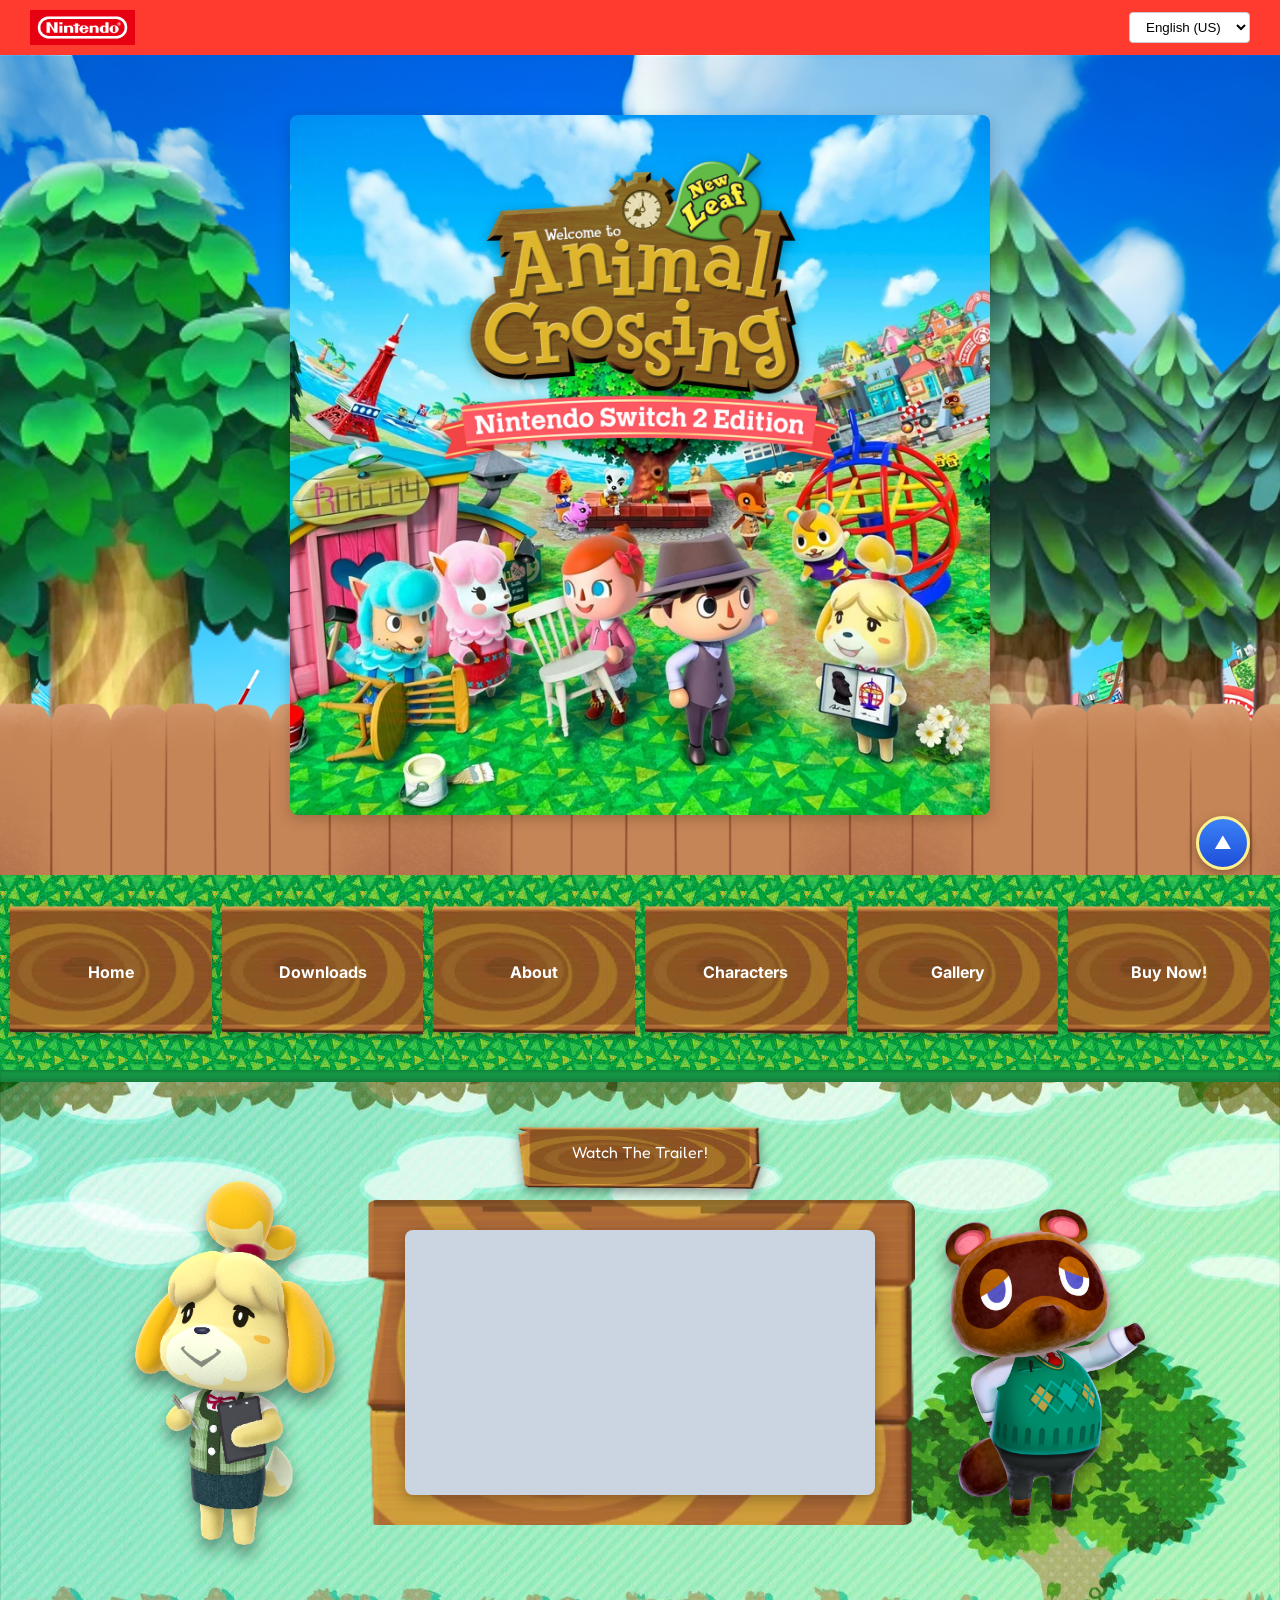
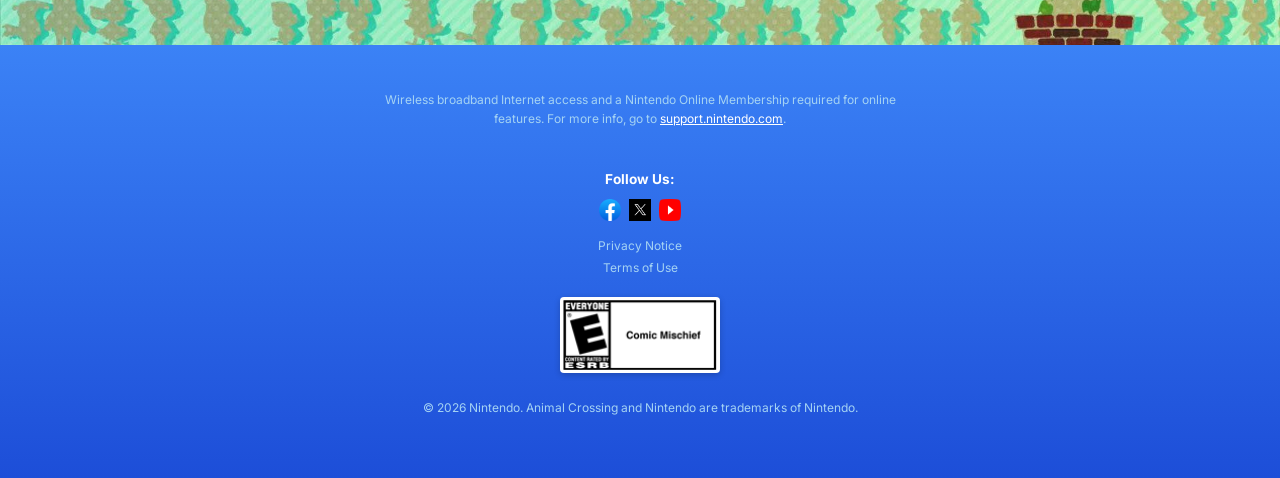
<file: index.html>
<!DOCTYPE html>
<html lang="en">
<head>
    <meta charset="UTF-8">
    <meta name="viewport" content="width=device-width, initial-scale=1.0">
    <title>Animal Crossing: New Leaf - Nintendo Switch 2 Edition</title>
    <link rel="preconnect" href="https://fonts.googleapis.com">
    <link rel="preconnect" href="https://fonts.gstatic.com" crossorigin>
    <link href="https://fonts.googleapis.com/css2?family=Fredoka:wght@400;700&family=Inter:wght@400;700&display=swap" rel="stylesheet">
    <link rel="stylesheet" href="style.css">
</head>
<body class="downloads-page-body">

    <header id="top" class="top-bar">
        <div class="logo-box">
            <a href="index.html">
                <img src="images/Nintendo.svg.webp" alt="Nintendo Logo" class="header-logo">
            </a>
        </div>
        <div class="language-selector">
            <select aria-label="Language Selector">
                <option value="en">English (US)</option>
            </select>
        </div>
    </header>

    <div class="banner-section" style="position: relative;">
        <img src="images/ac_logo.png" alt="Animal Crossing: New Leaf Nintendo Switch 2 Edition game logo" class="overlapping-logo">
        
        <div class="banner-image-box">
            <picture>
                <source media="(max-width: 768px)" srcset="images/hero-400.png 400w" sizes="100vw">
                <img 
                    src="images/hero-800.png" 
                    srcset="images/hero-400.png 400w, 
                            images/hero-800.png 800w, 
                            images/hero-1200.png 1200w" 
                    sizes="(max-width: 768px) 100vw, 700px"
                    alt="Animal Crossing: New Leaf Nintendo Switch 2 Edition promotional banner" 
                    class="banner-img">
            </picture>
        </div>
    </div>

    <nav class="green-nav">
        <input type="checkbox" id="nav-toggle" class="nav-toggle">
        <label for="nav-toggle" class="hamburger-btn">
            <span></span>
            <span></span>
            <span></span>
        </label>
        <div class="nav-items-container">
            <a href="index.html" class="nav-item">Home</a>
            <a href="downloads.html" class="nav-item">Downloads</a>
            <a href="about.html" class="nav-item">About</a>
            <a href="characters.html" class="nav-item">Characters</a>
            <a href="gallery.html" class="nav-item">Gallery</a>
            <a href="#buy-modal" class="nav-item">Buy Now!</a>
        </div>
    </nav>

    <div class="nav-divider"></div>

    <main class="main-content">
         <div class="wooden-title-banner" style="display: inline-block;">
            <h1>Watch The Trailer!</h1>
        </div>

        <div class="trailer-wrapper">
             <div class="char-box char-left">
                <img src="images/char1.png" alt="Isabelle Render" class="floating-char">
             </div>
        
             <div class="video-container">
        <div class="video-backdrop-box">
            <div class="responsive-video-wrapper">
                <iframe 
                    class="video-box" 
                    src="https://www.youtube.com/embed/g2J03Q4nO90" 
                    title="Animal Crossing: New Leaf Nintendo Switch 2 Edition Trailer" 
                    style="border:0;" 
                    allow="accelerometer; autoplay; clipboard-write; encrypted-media; gyroscope; picture-in-picture" 
                    allowfullscreen>
                </iframe>
            </div>
        </div>
    </div>

            <div class="char-box char-right">
                <img src="images/char2.png" alt="Tom Nook Render" class="floating-char">
            </div>
        </div>
    </main>

    <footer class="site-footer">
        <div class="footer-legal-text">
            <p>Wireless broadband Internet access and a Nintendo Online Membership required for online features. For more info, go to <a href="https://en-americas-support.nintendo.com/app/region/d/home" target="_blank">support.nintendo.com</a>.</p>
        </div>

        <div class="footer-badges-row">
            <div class="footer-social-col">
                <span class="follow-text">Follow Us:</span>
                <div class="social-icons">
                    <a href="https://www.facebook.com/NintendoAmerica?cd=true" aria-label="Facebook"><img src="images/facebook.webp" alt=""></a>
                    <a href="https://twitter.com/NintendoAmerica?cd=true" aria-label="Twitter"><img src="images/twitter.webp" alt=""></a>
                    <a href="https://www.youtube.com/nintendo?cd=true" aria-label="YouTube"><img src="images/youtube.webp" alt=""></a>
                </div>
                <div class="footer-policy-links">
                    <a href="https://www.nintendo.com/us/privacy-policy/?cd=true">Privacy Notice</a>
                    <a href="https://www.nintendo.com/us/terms-of-use/?cd=true">Terms of Use</a>
                </div>
            </div>

            <div class="footer-badge-item">
                <img src="images/esrb.png" alt="ESRB Rating: E for Everyone with mild cartoon violence and crude humor" class="footer-img-box">
            </div>
        </div>

        <div class="footer-copyright">
            <p>&copy; 2026 Nintendo. Animal Crossing and Nintendo are trademarks of Nintendo.</p>
        </div>
    </footer>

    <a href="#top" class="back-to-top-btn" aria-label="Back to top">▲</a>

    <div id="buy-modal" class="modal-overlay">
        <div class="modal-content">
            <a href="#" class="modal-close" aria-label="Close">&times;</a>
            <div class="modal-section">
                <img src="images/game_cover.png" alt="Game Cover" class="modal-game-cover">
                <div class="modal-retailer-info">
                    <h3>Buy now from retailers</h3>
                    <div class="modal-flags">
                        <a href="https://www.nintendo.com/us/store/"><img src="images/usa.webp" alt="USA Flag"></a>
                        <a href="https://www.nintendo.com/en-ca/store/"><img src="images/canada.webp" alt="Canada Flag"></a>
                    </div>
                </div>
            </div>
            <div class="modal-divider"><span>OR</span></div>
            <div class="modal-section">
                <img src="images/console.png" alt="Nintendo Console" class="modal-console-img">
                <div class="modal-download-info">
                    <h3>Ideal for Download: Buy Now, Play Now</h3>
                    <p>Get started right away by purchasing from the Nintendo eShop. Since there's something new every day, you'll love being able to check in anytime, anyplace—no Game Card required.</p>
                    <a href="https://www.nintendo.com/en-gb/Support/Purchases-Subscriptions/Digital-Game-Purchases-Through-the-Nintendo-Website-FAQ-1379003.html?srsltid=AYCX9vLdvreAInrNzUmJSNAEysF9SSKNwfZWsGIy0YYupl8mNt0FtLZ0" class="modal-link">Learn how to download &gt;</a>
                </div>
            </div>
        </div>
    </div>

</body>
</html>
</file>
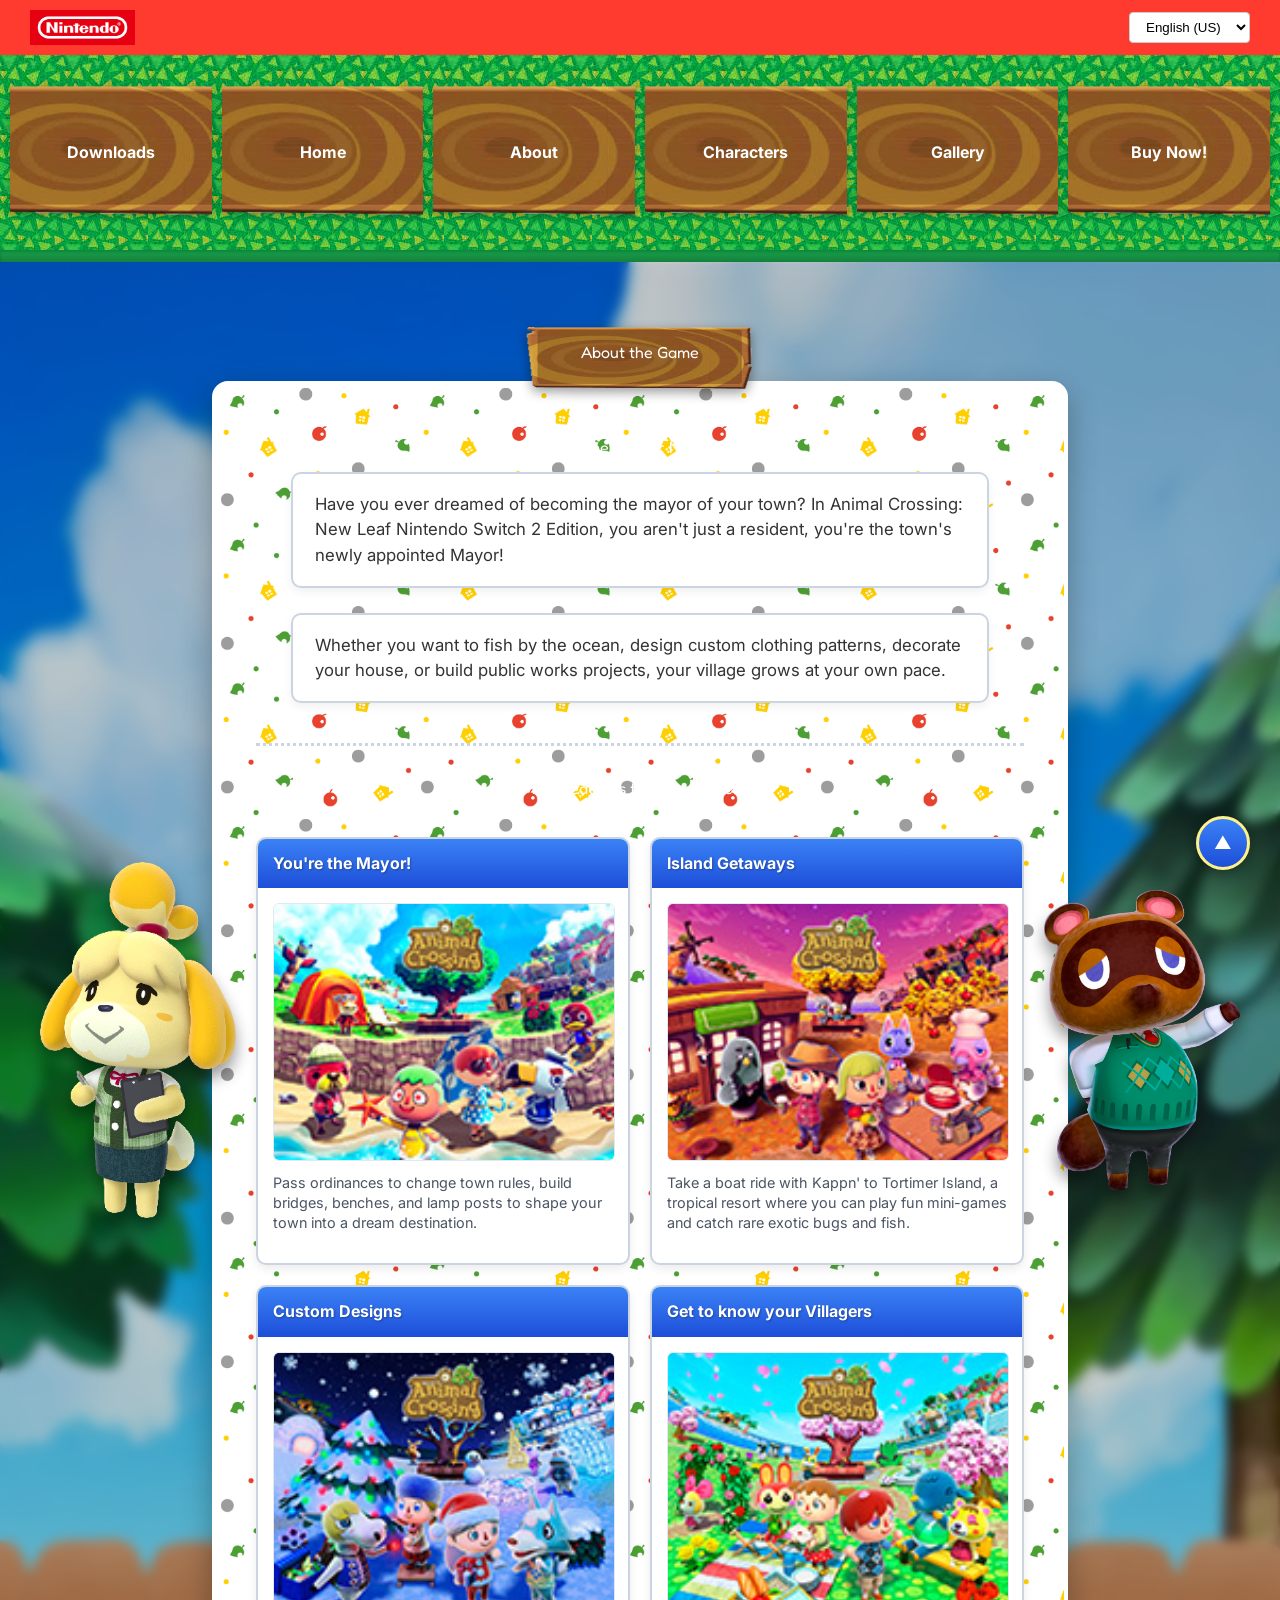
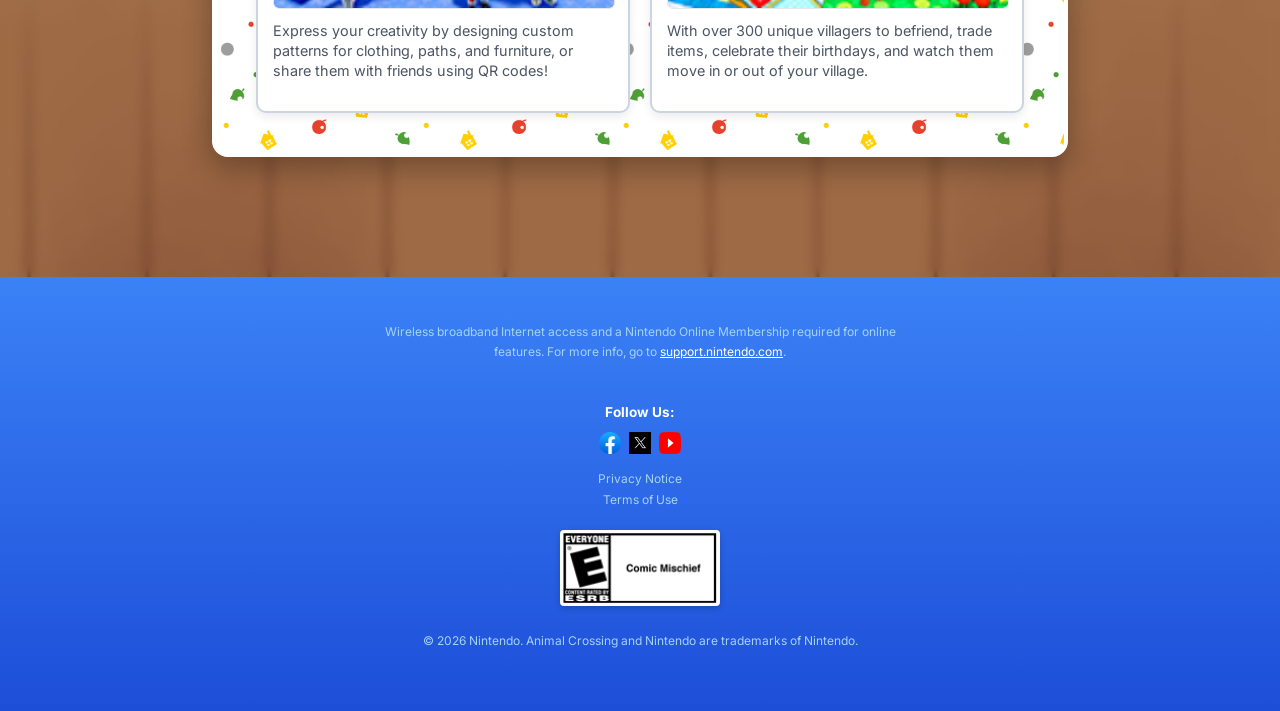
<file: about.html>
<!DOCTYPE html>
<html lang="en">
<head>
    <meta charset="UTF-8">
    <meta name="viewport" content="width=device-width, initial-scale=1.0">
    <title>Animal Crossing: New Leaf - Nintendo Switch 2 Edition</title>
    <link rel="preconnect" href="https://fonts.googleapis.com">
    <link rel="preconnect" href="https://fonts.gstatic.com" crossorigin>
    <link href="https://fonts.googleapis.com/css2?family=Fredoka:wght@400;700&family=Inter:wght@400;700&display=swap" rel="stylesheet">
    <link rel="stylesheet" href="style.css">
</head>
<body class="downloads-page-body">

    <header id="top" class="top-bar">
        <div class="logo-box">
            <a href="index.html">
                <img src="images/Nintendo.svg.webp" alt="Website Logo" class="header-logo">
            </a>
        </div>
        <div class="language-selector">
            <select aria-label="Language Selector">
                <option value="en">English (US)</option>
            </select>
        </div>
    </header>

    <nav class="green-nav">
    <input type="checkbox" id="nav-toggle" class="nav-toggle">
    <label for="nav-toggle" class="hamburger-btn">
        <span></span>
        <span></span>
        <span></span>
    </label>
    <div class="nav-items-container">
        <a href="downloads.html" class="nav-item">Downloads</a>
        <a href="index.html" class="nav-item">Home</a>
        <a href="about.html" class="nav-item">About</a>
        <a href="characters.html" class="nav-item">Characters</a>
        <a href="gallery.html" class="nav-item">Gallery</a>
        <a href="#buy-modal" class="nav-item">Buy Now!</a>
    </div>
</nav>

<div class="nav-divider"></div>

<main class="downloads-main-content">

        <div class="trailer-wrapper">

            <div class="char-box char-left">
                <img src="images/char1.png" alt="Character 1" class="floating-char">
            </div>

            <div style="display: flex; flex-direction: column; align-items: center; flex-grow: 1; max-width: 850px;">

                <div class="wooden-title-banner">
                    <h1>About the Game</h1>
                </div>

                <div class="downloads-panel">
                    <h2>Welcome to Your New Life!</h2>
                    <p class="panel-intro">
                        Have you ever dreamed of becoming the mayor of your town? In <em>Animal Crossing: New Leaf Nintendo Switch 2 Edition</em>, you aren't just a resident, you're the town's newly appointed Mayor!
                    </p>
                    <p class="panel-intro">
                        Whether you want to fish by the ocean, design custom clothing patterns, decorate your house, or build public works projects, your village grows at your own pace.
                    </p>

                    <hr class="card-section-divider">

                    <h2 style="margin-top: 20px;">Key Features for New Players</h2>

                    <div class="downloads-card-grid">

                        <div class="sub-feature-card">
                            <div class="sub-card-header">You're the Mayor!</div>
                            <div class="sub-card-body">
                                <div class="sub-card-preview">
                                    <img src="images/wallpaper1_thumb.jpg" alt="Mayor Feature Preview">
                                </div>
                                <p>Pass ordinances to change town rules, build bridges, benches, and lamp posts to shape your town into a dream destination.</p>
                            </div>
                        </div>

                        <div class="sub-feature-card">
                            <div class="sub-card-header">Island Getaways</div>
                            <div class="sub-card-body">
                                <div class="sub-card-preview">
                                    <img src="images/wallpaper2_thumb.jpg" alt="Island Feature Preview">
                                </div>
                                <p>Take a boat ride with Kappn' to Tortimer Island, a tropical resort where you can play fun mini-games and catch rare exotic bugs and fish.</p>
                            </div>
                        </div>

                        <div class="sub-feature-card">
                            <div class="sub-card-header">Custom Designs</div>
                            <div class="sub-card-body">
                                <div class="sub-card-preview">
                                    <img src="images/wallpaper3_thumb.jpg" alt="Custom Designs Preview">
                                </div>
                                <p>Express your creativity by designing custom patterns for clothing, paths, and furniture, or share them with friends using QR codes!</p>
                            </div>
                        </div>

                        <div class="sub-feature-card">
                            <div class="sub-card-header">Get to know your Villagers</div>
                            <div class="sub-card-body">
                                <div class="sub-card-preview">
                                    <img src="images/wallpaper4_thumb.jpg" alt="Villagers Preview">
                                </div>
                                <p>With over 300 unique villagers to befriend, trade items, celebrate their birthdays, and watch them move in or out of your village.</p>
                            </div>
                        </div>
                    </div>
                </div>
            </div>

            <div class="char-box char-right">
                <img src="images/char2.png" alt="Character 2" class="floating-char">
            </div>
        </div>

    </main>

<footer class="site-footer">
        <div class="footer-legal-text">
            <p>Wireless broadband Internet access and a Nintendo Online Membership required for online features. For more info, go to <a href="https://en-americas-support.nintendo.com/app/region/d/home" target="_blank">support.nintendo.com</a>.</p>
        </div>

        <div class="footer-badges-row">
            <div class="footer-social-col">
                <span class="follow-text">Follow Us:</span>
                <div class="social-icons">
                    <a href="https://www.facebook.com/NintendoAmerica?cd=true" aria-label="Facebook"><img src="images/facebook.webp" alt=""></a>
                    <a href="https://twitter.com/NintendoAmerica?cd=true" aria-label="Twitter"><img src="images/twitter.webp" alt=""></a>
                    <a href="https://www.youtube.com/nintendo?cd=true" aria-label="YouTube"><img src="images/youtube.webp" alt=""></a>
                </div>
                <div class="footer-policy-links">
                    <a href="https://www.nintendo.com/us/privacy-policy/?cd=true">Privacy Notice</a>
                    <a href="https://www.nintendo.com/us/terms-of-use/?cd=true">Terms of Use</a>
                </div>
            </div>

            <div class="footer-badge-item">
                <img src="images/esrb.png" alt="ESRB Rating: E for Everyone with mild cartoon violence and crude humor" class="footer-img-box">
            </div>
        </div>

        <div class="footer-copyright">
            <p>&copy; 2026 Nintendo. Animal Crossing and Nintendo are trademarks of Nintendo.</p>
        </div>
    </footer>

    <a href="#top" class="back-to-top-btn" aria-label="Back to top">▲</a>

    <div id="buy-modal" class="modal-overlay">
        <div class="modal-content">
            <a href="#" class="modal-close" aria-label="Close">&times;</a>
            <div class="modal-section">
                <img src="images/game_cover.png" alt="Game Cover" class="modal-game-cover">
                <div class="modal-retailer-info">
                    <h3>Buy now from retailers</h3>
                    <div class="modal-flags">
                        <a href="https://www.nintendo.com/us/store/"><img src="images/usa.webp" alt="USA Flag"></a>
                        <a href="https://www.nintendo.com/en-ca/store/"><img src="images/canada.webp" alt="Canada Flag"></a>
                    </div>
                </div>
            </div>
            <div class="modal-divider"><span>OR</span></div>
            <div class="modal-section">
                <img src="images/console.png" alt="Nintendo Console" class="modal-console-img">
                <div class="modal-download-info">
                    <h3>Ideal for Download: Buy Now, Play Now</h3>
                    <p>Get started right away by purchasing from the Nintendo eShop. Since there's something new every day, you'll love being able to check in anytime, anyplace—no Game Card required.</p>
                    <a href="https://www.nintendo.com/en-gb/Support/Purchases-Subscriptions/Digital-Game-Purchases-Through-the-Nintendo-Website-FAQ-1379003.html?srsltid=AYCX9vLdvreAInrNzUmJSNAEysF9SSKNwfZWsGIy0YYupl8mNt0FtLZ0" class="modal-link">Learn how to download &gt;</a>
                </div>
            </div>
        </div>
    </div>

</body>
</html>
</file>
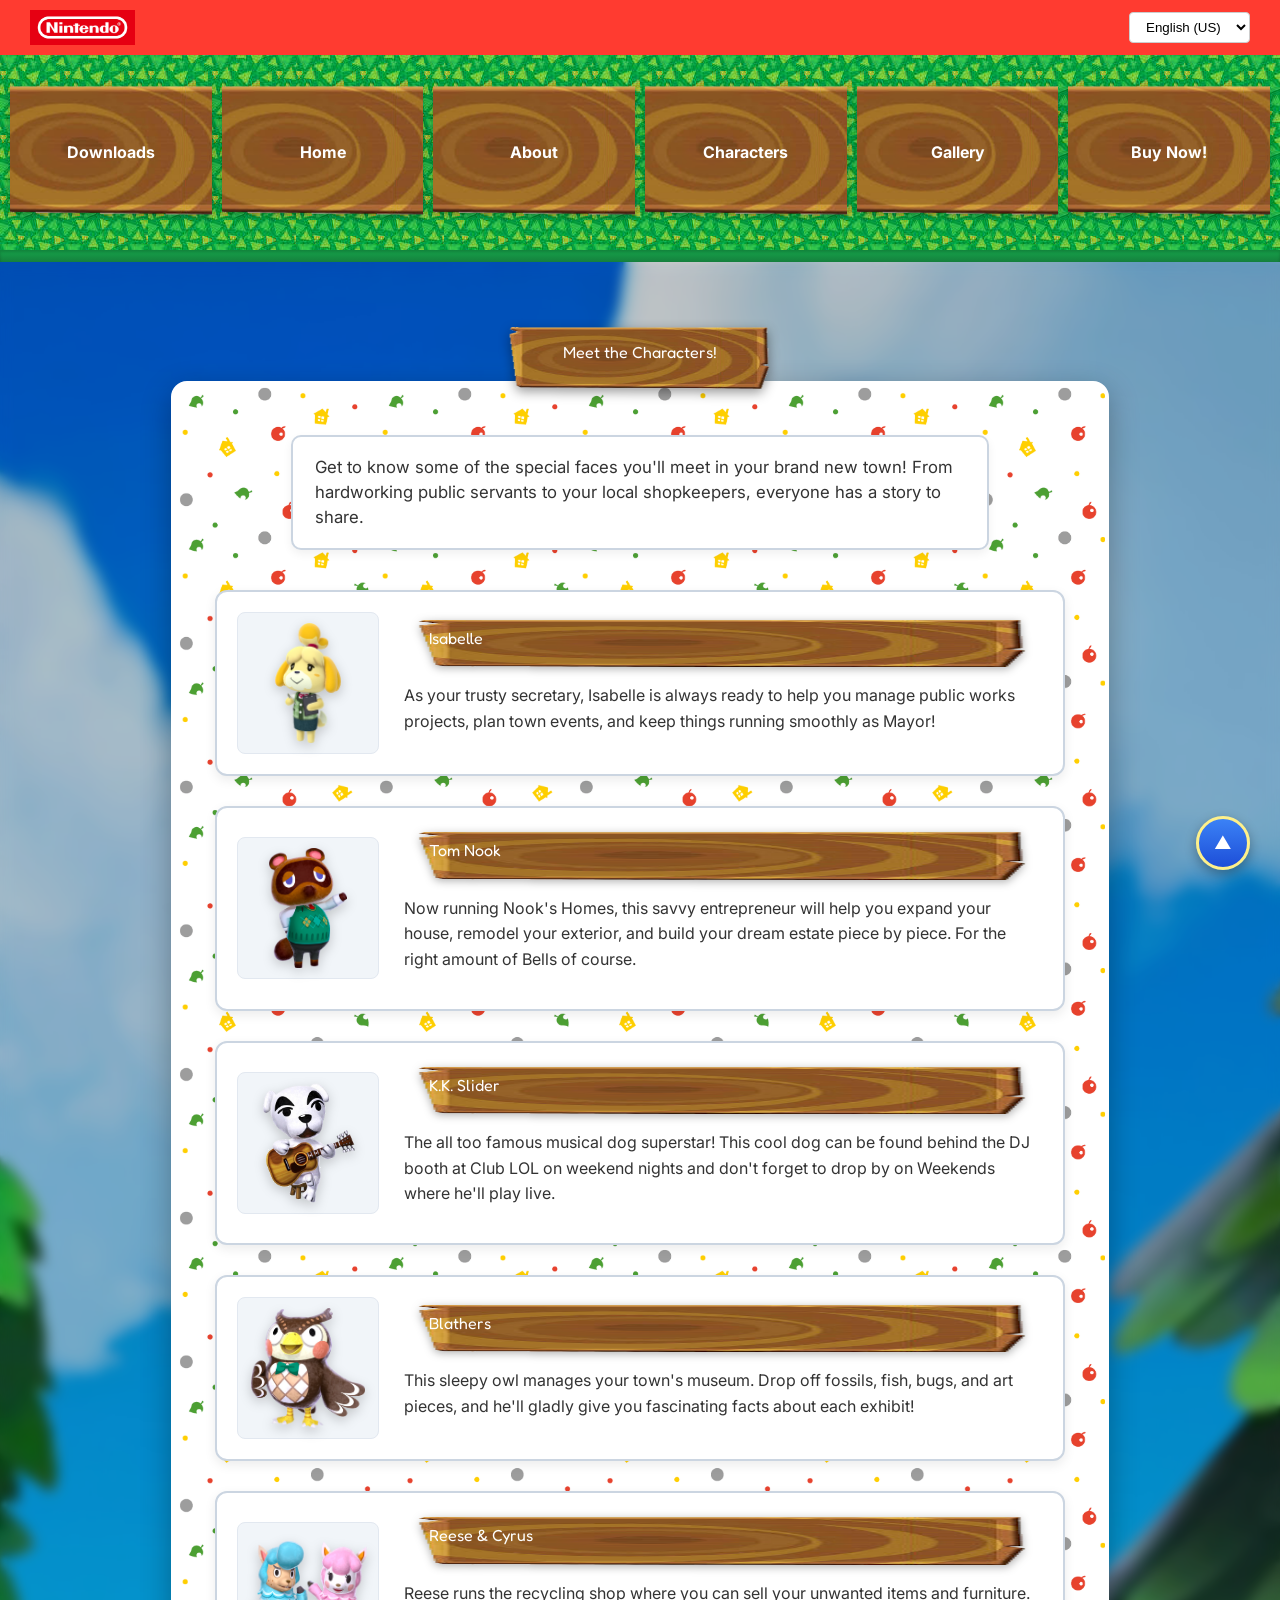
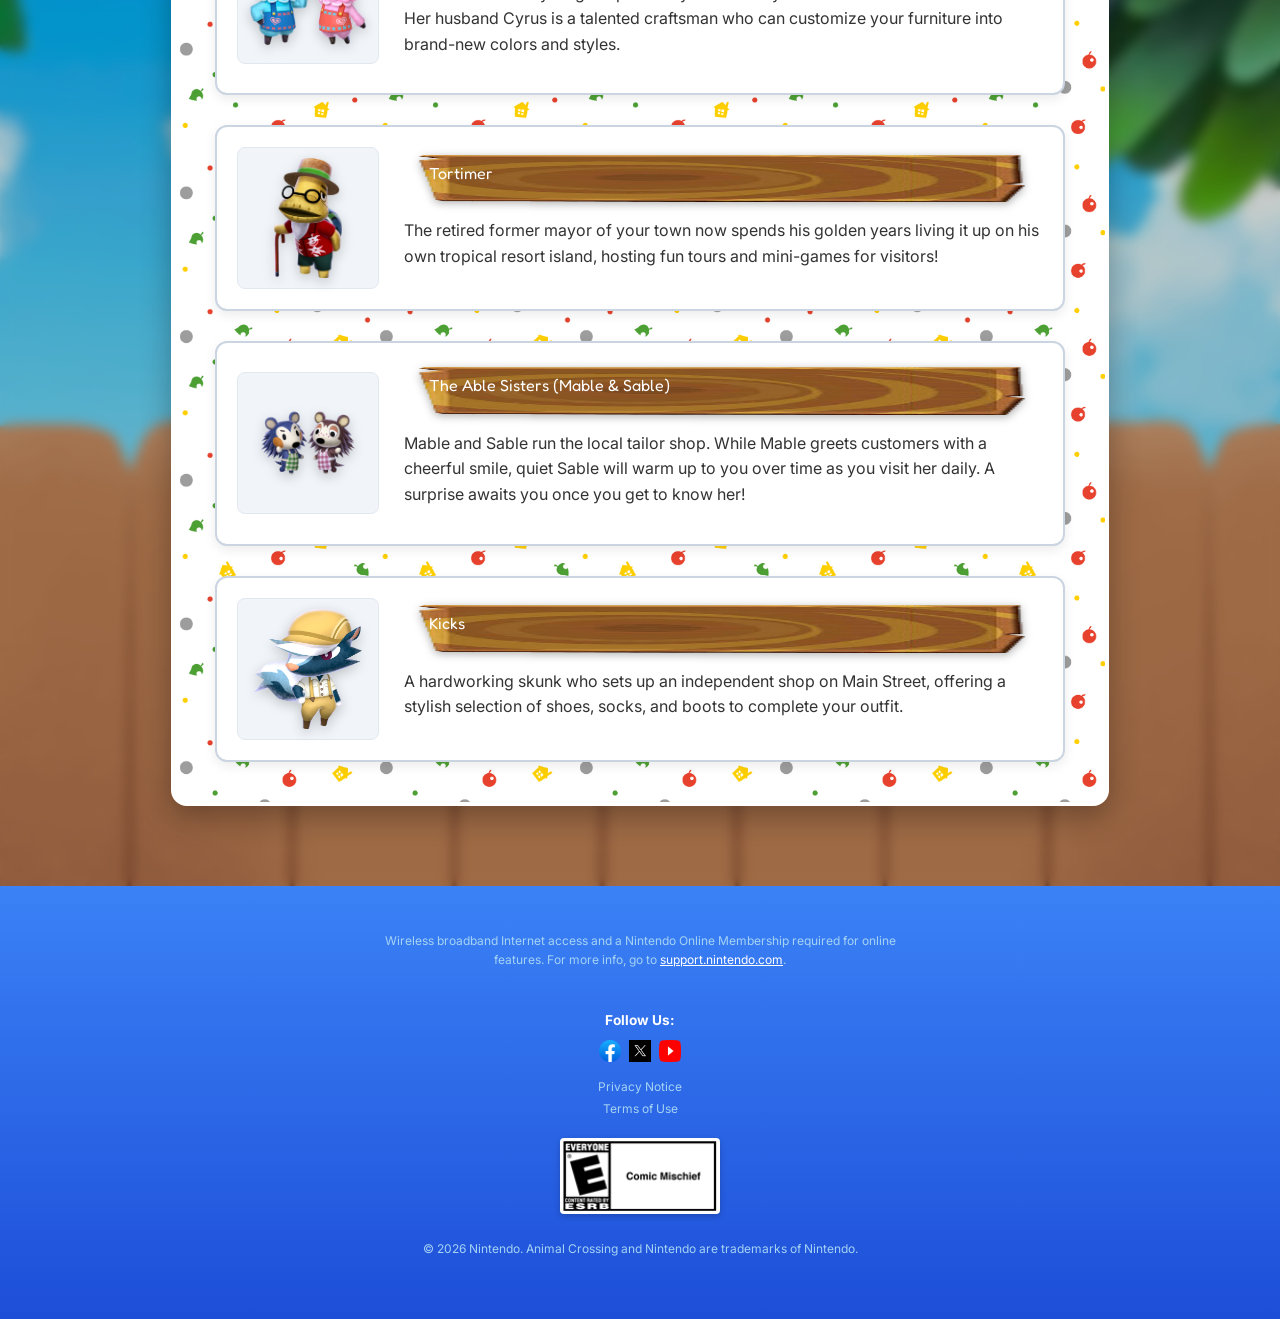
<file: characters.html>
<!DOCTYPE html>
<html lang="en">
<head>
    <meta charset="UTF-8">
    <meta name="viewport" content="width=device-width, initial-scale=1.0">
    <title>Animal Crossing: New Leaf - Nintendo Switch 2 Edition</title>
    <link rel="preconnect" href="https://fonts.googleapis.com">
    <link rel="preconnect" href="https://fonts.gstatic.com" crossorigin>
    <link href="https://fonts.googleapis.com/css2?family=Fredoka:wght@400;700&family=Inter:wght@400;700&display=swap" rel="stylesheet">
    <link rel="stylesheet" href="style.css">
</head>
<body class="downloads-page-body">

    <header id="top" class="top-bar">
        <div class="logo-box">
            <a href="index.html">
                <img src="images/Nintendo.svg.webp" alt="Website Logo" class="header-logo">
            </a>
        </div>
        <div class="language-selector">
            <select aria-label="Language Selector">
                <option value="en">English (US)</option>
            </select>
        </div>
    </header>

    <nav class="green-nav">
    <input type="checkbox" id="nav-toggle" class="nav-toggle">
    <label for="nav-toggle" class="hamburger-btn">
        <span></span>
        <span></span>
        <span></span>
    </label>
    <div class="nav-items-container">
        <a href="downloads.html" class="nav-item">Downloads</a>
        <a href="index.html" class="nav-item">Home</a>
        <a href="about.html" class="nav-item">About</a>
        <a href="characters.html" class="nav-item">Characters</a>
        <a href="gallery.html" class="nav-item">Gallery</a>
        <a href="#buy-modal" class="nav-item">Buy Now!</a>
    </div>
</nav>

<div class="nav-divider"></div>

<main class="downloads-main-content">
        
        <div style="display: flex; flex-direction: column; align-items: center; width: 100%; max-width: 850px;">

            <div class="wooden-title-banner">
                <h1>Meet the Characters!</h1>
            </div>

            <div class="downloads-panel">
                <p class="panel-intro" style="margin-bottom: 40px;">
                    Get to know some of the special faces you'll meet in your brand new town! From hardworking public servants to your local shopkeepers, everyone has a story to share.
                </p>

                <div class="char-vertical-list">

                    <div class="char-profile-card">
                        <div class="char-render-space">
                            <img src="images/char1.png" alt="Isabelle" class="profile-char-img">
                        </div>
                        <div class="char-info-box">
                            <div class="wooden-name-banner">
                                <h2>Isabelle</h2>
                            </div>
                            <p>As your trusty secretary, Isabelle is always ready to help you manage public works projects, plan town events, and keep things running smoothly as Mayor!</p>
                        </div>
                    </div>

                    <div class="char-profile-card">
                        <div class="char-render-space">
                            <img src="images/char2.png" alt="Tom Nook" class="profile-char-img">
                        </div>
                        <div class="char-info-box">
                            <div class="wooden-name-banner">
                                <h2>Tom Nook</h2>
                            </div>
                            <p>Now running Nook's Homes, this savvy entrepreneur will help you expand your house, remodel your exterior, and build your dream estate piece by piece. For the right amount of Bells of course.</p>
                        </div>
                    </div>

                    <div class="char-profile-card">
                        <div class="char-render-space">
                            <img src="images/K.K._Slider.webp" alt="K.K. Slider" class="profile-char-img">
                        </div>
                        <div class="char-info-box">
                            <div class="wooden-name-banner">
                                <h2>K.K. Slider</h2>
                            </div>
                            <p>The all too famous musical dog superstar! This cool dog can be found behind the DJ booth at Club LOL on weekend nights and don't forget to drop by on Weekends where he'll play live.</p>
                        </div>
                    </div>

                    <div class="char-profile-card">
                        <div class="char-render-space">
                            <img src="images/Blathers_-_Animal_Crossing_New_Leaf.webp" alt="Blathers" class="profile-char-img">
                        </div>
                        <div class="char-info-box">
                            <div class="wooden-name-banner">
                                <h2>Blathers</h2>
                            </div>
                            <p>This sleepy owl manages your town's museum. Drop off fossils, fish, bugs, and art pieces, and he'll gladly give you fascinating facts about each exhibit!</p>
                        </div>
                    </div>

                    <div class="char-profile-card">
                        <div class="char-render-space">
                            <img src="images/Cyrus_&_Reese_NL.png" alt="Cyrus and Reese" class="profile-char-img">
                        </div>
                        <div class="char-info-box">
                            <div class="wooden-name-banner">
                                <h2>Reese & Cyrus</h2>
                            </div>
                            <p>Reese runs the recycling shop where you can sell your unwanted items and furniture. Her husband Cyrus is a talented craftsman who can customize your furniture into brand-new colors and styles.</p>
                        </div>
                    </div>

                    <div class="char-profile-card">
                        <div class="char-render-space">
                            <img src="images/Tortimer_NL.png" alt="Tortimer" class="profile-char-img">
                        </div>
                        <div class="char-info-box">
                            <div class="wooden-name-banner">
                                <h2>Tortimer</h2>
                            </div>
                            <p>The retired former mayor of your town now spends his golden years living it up on his own tropical resort island, hosting fun tours and mini-games for visitors!</p>
                        </div>
                    </div>

                    <div class="char-profile-card">
                        <div class="char-render-space">
                            <img src="images/sisters.png" alt="Mable and Sable" class="profile-char-img">
                        </div>
                        <div class="char-info-box">
                            <div class="wooden-name-banner">
                                <h2>The Able Sisters (Mable & Sable)</h2>
                            </div>
                            <p>Mable and Sable run the local tailor shop. While Mable greets customers with a cheerful smile, quiet Sable will warm up to you over time as you visit her daily. A surprise awaits you once you get to know her!</p>
                        </div>
                    </div>

                    <div class="char-profile-card">
                        <div class="char-render-space">
                            <img src="images/Kicks_NL.png" alt="Kicks the Skunk" class="profile-char-img">
                        </div>
                        <div class="char-info-box">
                            <div class="wooden-name-banner">
                                <h2>Kicks</h2>
                            </div>
                            <p>A hardworking skunk who sets up an independent shop on Main Street, offering a stylish selection of shoes, socks, and boots to complete your outfit.</p>
                        </div>
                    </div>
                </div>
            </div>
        </div>

    </main>

<footer class="site-footer">
        <div class="footer-legal-text">
            <p>Wireless broadband Internet access and a Nintendo Online Membership required for online features. For more info, go to <a href="https://en-americas-support.nintendo.com/app/region/d/home" target="_blank">support.nintendo.com</a>.</p>
        </div>

        <div class="footer-badges-row">
            <div class="footer-social-col">
                <span class="follow-text">Follow Us:</span>
                <div class="social-icons">
                    <a href="https://www.facebook.com/NintendoAmerica?cd=true" aria-label="Facebook"><img src="images/facebook.webp" alt=""></a>
                    <a href="https://twitter.com/NintendoAmerica?cd=true" aria-label="Twitter"><img src="images/twitter.webp" alt=""></a>
                    <a href="https://www.youtube.com/nintendo?cd=true" aria-label="YouTube"><img src="images/youtube.webp" alt=""></a>
                </div>
                <div class="footer-policy-links">
                    <a href="https://www.nintendo.com/us/privacy-policy/?cd=true">Privacy Notice</a>
                    <a href="https://www.nintendo.com/us/terms-of-use/?cd=true">Terms of Use</a>
                </div>
            </div>

            <div class="footer-badge-item">
                <img src="images/esrb.png" alt="ESRB Rating: E for Everyone with mild cartoon violence and crude humor" class="footer-img-box">
            </div>
        </div>

        <div class="footer-copyright">
            <p>&copy; 2026 Nintendo. Animal Crossing and Nintendo are trademarks of Nintendo.</p>
        </div>
    </footer>

    <a href="#top" class="back-to-top-btn" aria-label="Back to top">▲</a>

    <div id="buy-modal" class="modal-overlay">
        <div class="modal-content">
            <a href="#" class="modal-close" aria-label="Close">&times;</a>
            <div class="modal-section">
                <img src="images/game_cover.png" alt="Game Cover" class="modal-game-cover">
                <div class="modal-retailer-info">
                    <h3>Buy now from retailers</h3>
                    <div class="modal-flags">
                        <a href="https://www.nintendo.com/us/store/"><img src="images/usa.webp" alt="USA Flag"></a>
                        <a href="https://www.nintendo.com/en-ca/store/"><img src="images/canada.webp" alt="Canada Flag"></a>
                    </div>
                </div>
            </div>
            <div class="modal-divider"><span>OR</span></div>
            <div class="modal-section">
                <img src="images/console.png" alt="Nintendo Console" class="modal-console-img">
                <div class="modal-download-info">
                    <h3>Ideal for Download: Buy Now, Play Now</h3>
                    <p>Get started right away by purchasing from the Nintendo eShop. Since there's something new every day, you'll love being able to check in anytime, anyplace—no Game Card required.</p>
                    <a href="https://www.nintendo.com/en-gb/Support/Purchases-Subscriptions/Digital-Game-Purchases-Through-the-Nintendo-Website-FAQ-1379003.html?srsltid=AYCX9vLdvreAInrNzUmJSNAEysF9SSKNwfZWsGIy0YYupl8mNt0FtLZ0" class="modal-link">Learn how to download &gt;</a>
                </div>
            </div>
        </div>
    </div>

</body>
</html>
</file>
<file: style.css>
/* CSS by Antonio Cortez */

@layer reset, base, layout, components, utilities, states, overrides, print;

/* TOKENS AND CUSTOM PROPERTIES */
@layer base {
    :root {
        --color-bg-cream: #e3dccb;
        --color-bg-main: #008000;
        --color-primary: #2a71e3;
        --color-primary-dark: #1d4ed8;
        --color-accent-red: #ff3b30;
        --color-accent-yellow: #facc15;
        --color-text-dark: #333333;
        --color-text-light: #ffffff;

        --font-body: 'Inter', Arial, sans-serif;
        --font-heading: 'Fredoka', Arial, sans-serif;

        --font-size-sm: 0.85rem;
        --font-size-base: 1rem;
        --font-size-lg: 1.2rem;
        --font-size-xl: 1.6rem;

        --line-height-body: 1.6;
        --max-line-length: 65ch;

        --spacing-md: 20px;
        --spacing-lg: 40px;

        --radius-sm: 4px;
        --radius-md: 8px;
        --radius-lg: 12px;
        --radius-pill: 50%;
    }
}


/* CSS RESET */

@layer reset {

    /* http://meyerweb.com/eric/tools/css/reset/ 
   v2.0 | 20110126
   License: none (public domain)
    */

    html, body, div, span, applet, object, iframe,
    h1, h2, h3, h4, h5, h6, p, blockquote, pre,
    a, abbr, acronym, address, big, cite, code,
    del, dfn, em, img, ins, kbd, q, s, samp,
    small, strike, strong, sub, sup, tt, var,
    b, u, i, center,
    dl, dt, dd, ol, ul, li,
    fieldset, form, label, legend,
    table, caption, tbody, tfoot, thead, tr, th, td,
    article, aside, canvas, details, embed, 
    figure, figcaption, footer, header, hgroup, 
    menu, nav, output, ruby, section, summary,
    time, mark, audio, video {
        margin: 0;
        padding: 0;
        border: 0;
        font-size: 100%;
        font: inherit;
        vertical-align: baseline;
    }
    /* HTML5 display-role reset for older browsers */
    article, aside, details, figcaption, figure, 
    footer, header, hgroup, menu, nav, section {
        display: block;
    }

    ol, ul { list-style: none; }
    table { border-collapse: collapse; border-spacing: 0; }
}


/* BASE STYLES */

@layer base {
    html {
        scroll-behavior: smooth;
    }

    body {
        margin: 0;
        font-family: var(--font-body);
        font-size: var(--font-size-base);
        line-height: var(--line-height-body);
        color: var(--color-text-dark);
        background-color: var(--color-bg-cream);
    }

    h1, h2, h3, h4, h5, h6 {
        font-family: var(--font-heading);
        color: var(--color-text-light);
        margin-bottom: 0.75rem;
    }

    p {
        max-width: var(--max-line-length);
        margin-bottom: 1rem;
    }
}


/* COMPONENTS */

@layer components {
    .top-bar {
        background-color: var(--color-accent-red);
        display: flex;
        justify-content: space-between;
        align-items: center;
        padding: 10px 30px;
    }

    .logo-box {
        display: flex;
        align-items: center;
    }

    .header-logo {
        height: 35px;
        width: auto;
        display: block;
    }

    .language-selector select {
        padding: 6px 12px;
        border-radius: var(--radius-sm);
        border: 1px solid #ccc;
        background-color: #fff;
        cursor: pointer;
    }

    .banner-section {
        background-image: url('images/sea_background.png');
        background-size: cover;
        background-position: center;
        background-repeat: no-repeat;
        background-color: #e8b0f7;
        padding: 60px 20px;
        display: flex;
        justify-content: center;
        align-items: center;
        position: relative;
    }

    .banner-image-box {
        background-color: transparent;
        width: 100%;
        max-width: 700px;
        aspect-ratio: 7 / 3;
        display: flex;
        justify-content: center;
        align-items: center;
    }

    .banner-img {
        width: 100%;
        height: auto;
        border-radius: var(--radius-md);
        box-shadow: 0 4px 15px rgba(0, 0, 0, 0.2);
        display: block;
    }

    .overlapping-logo {
        position: absolute;
        top: -5px;
        left: 50%;
        transform: translateX(-50%);
        width: 500px;
        max-width: 90vw;
        height: auto;
        aspect-ratio: 5 / 5;
        animation: fadeInAndFloat 1.5s ease-out forwards;
        z-index: 10;
        filter: drop-shadow(0 4px 6px rgba(0, 0, 0, 0.3));
    }

    @keyframes fadeInAndFloat {
        0% { opacity: 0; transform: translate(-50%, -30px); }
        100% { opacity: 1; transform: translate(-50%, 0); }
    }

    .green-nav {
        background-image: url('images/grass.jpg');
        background-repeat: repeat;
        background-color: #2e8b57;
        display: flex;
        justify-content: space-evenly;
        align-items: center;
        padding: 20px 10px;
    }

    .nav-items-container {
        display: flex;
        justify-content: space-evenly;
        align-items: center;
        width: 100%;
        gap: 10px;
    }

    .nav-item {
        background-image: url('images/board_icon.png');
        background-size: cover;
        background-position: center;
        background-repeat: no-repeat;
        width: 210px;
        height: 155px;
        display: flex;
        align-items: center;
        justify-content: center;
        text-decoration: none;
        color: var(--color-text-light);
        font-weight: bold;
        filter: drop-shadow(0 2px 4px rgba(0, 0, 0, 0.3));
        transition: transform 0.2s ease;
    }

    .nav-divider {
        height: 12px;
        background: linear-gradient(to bottom, #16a34a, #15803d);
        box-shadow: inset 0 2px 3px rgba(0, 0, 0, 0.2);
    }

    .nav-toggle, 
    .hamburger-btn {
        display: none;
    }

    .main-content {
        background-image: url('images/green_background.jpg');
        background-position: center;
        background-repeat: no-repeat;
        background-size: cover;
        background-color: var(--color-bg-main);
        text-align: center;
        padding: 40px 20px 60px 20px;
    }

    .wooden-title-banner {
        background-image: url('images/board_icon.png');
        background-size: 100% 100%;
        background-repeat: no-repeat;
        padding: 18px 60px;
        margin-bottom: -15px;
        z-index: 3;
        filter: drop-shadow(0 4px 6px rgba(0, 0, 0, 0.4));
    }

    .wooden-title-banner h2 {
        margin: 0;
        font-size: var(--font-size-xl);
        color: #ffffff;
        text-shadow: 2px 2px 4px rgba(0, 0, 0, 0.5);
        text-align: center;
    }

    .downloads-main-content {
        background-image: url('images/sea_background.png');
        background-size: cover;
        background-position: center;
        background-repeat: no-repeat;
        position: relative;
        padding: 60px 20px 80px 20px;
        display: flex;
        flex-direction: column;
        align-items: center;
    }

    .downloads-main-content::before {
        content: "";
        position: absolute;
        top: 0; left: 0; right: 0; bottom: 0;
        backdrop-filter: blur(6px);
        background-color: rgba(0, 0, 0, 0.2);
        z-index: 1;
    }

    .downloads-main-content > * {
        position: relative;
        z-index: 2;
    }

    .downloads-panel {
        background-image: url('images/apple_print.png');
        background-repeat: repeat;
        background-size: 200px;
        border-radius: 16px;
        border: 4px solid #ffffff;
        box-shadow: 0 10px 30px rgba(0, 0, 0, 0.3);
        max-width: 850px;
        width: 100%;
        padding: 50px 40px 40px 40px;
        text-align: center;
    }

    .downloads-panel h3 {
        margin-top: 0;
        color: #15803d;
        font-size: 1.7rem;
        margin-bottom: 20px;
        text-shadow: 1px 1px 2px rgba(0,0,0,0.1);
    }

    .panel-intro {
        background-color: #ffffff;
        border: 2px solid #cbd5e1;
        border-radius: 10px;
        padding: 18px 22px;
        box-shadow: 0 4px 10px rgba(0, 0, 0, 0.06);
        font-size: 1.05rem;
        color: #333333;
        max-width: 650px;
        margin: 0 auto 25px auto;
        line-height: 1.5;
        text-align: left;
    }

    .downloads-card-grid {
        display: grid;
        grid-template-columns: repeat(auto-fit, minmax(260px, 1fr));
        gap: 20px;
        margin-top: 35px;
    }

    .sub-feature-card {
        background-color: #ffffff;
        border: 2px solid #cbd5e1;
        border-radius: 10px;
        overflow: hidden;
        box-shadow: 0 4px 10px rgba(0, 0, 0, 0.08);
        display: flex;
        flex-direction: column;
        text-align: left;
        transition: transform 0.2s ease, box-shadow 0.2s ease;
    }

    .sub-card-header {
        background: linear-gradient(to bottom, #3b82f6, #1d4ed8);
        color: #ffffff;
        padding: 12px 15px;
        font-weight: bold;
        font-size: 1rem;
        text-shadow: 1px 1px 2px rgba(0,0,0,0.3);
    }

    .sub-card-body {
        padding: 15px;
        display: flex;
        flex-direction: column;
        justify-content: space-between;
        flex-grow: 1;
    }

    .sub-card-body p {
        margin: 0 0 15px 0;
        font-size: 0.9rem;
        color: #4b5563;
        line-height: 1.4;
    }

    .sub-card-link {
        font-weight: bold;
        color: #2563eb;
        font-size: 0.85rem;
        text-decoration: none;
    }

    .sub-card-preview {
        width: 100%;
        height: 100%;
        background-color: #f1f5f9;
        border-radius: 6px;
        overflow: hidden;
        margin-bottom: 12px;
        border: 1px solid #e2e8f0;
        display: flex;
        align-items: center;
        justify-content: center;
    }

    .sub-card-preview img {
        width: 100%;
        height: 100%;
        object-fit: cover;
        display: block;
    }

    .downloads-main-content .trailer-wrapper {
        max-width: 1200px;
        width: 100%;
        align-items: center;
        gap: 20px;
    }

    .trailer-wrapper {
        display: flex;
        justify-content: center;
        align-items: center;
        gap: 30px;
        max-width: 1100px;
        margin: 0 auto 40px auto;
    }

    .char-box {
        width: 200px;
        aspect-ratio: 3 / 4;
        display: flex;
        justify-content: center;
        align-items: center;
    }

    .floating-char {
        width: 100%;
        height: auto;
        display: block;
        filter: drop-shadow(0 10px 8px rgba(0, 0, 0, 0.4));
    }

    .card-section-divider {
        border: none;
        border-top: 3px dotted #cbd5e1;
        margin: 40px 0 30px 0;
        width: 100%;
    }

    .char-vertical-list {
        display: flex;
        flex-direction: column;
        gap: 30px;
        margin-top: 25px;
    }

    .char-profile-card {
        background-color: #ffffff;
        border: 2px solid #cbd5e1;
        border-radius: 12px;
        padding: 20px;
        display: flex;
        align-items: center;
        gap: 25px;
        box-shadow: 0 4px 12px rgba(0, 0, 0, 0.08);
        text-align: left;
        transition: transform 0.2s ease, box-shadow 0.2s ease;
    }

    .char-profile-card:hover {
        transform: translateY(-3px);
        box-shadow: 0 6px 16px rgba(0, 0, 0, 0.15);
    }

    .char-render-space {
        width: 140px;
        height: 140px;
        flex-shrink: 0;
        background-color: #f1f5f9;
        border-radius: 8px;
        display: flex;
        align-items: center;
        justify-content: center;
        border: 1px solid #e2e8f0;
    }

    .profile-char-img {
        max-width: 120px;
        max-height: 120px;
        object-fit: contain;
        filter: drop-shadow(0 4px 6px rgba(0, 0, 0, 0.2));
    }

    .char-info-box {
        flex-grow: 1;
        display: flex;
        flex-direction: column;
        gap: 10px;
    }

    .wooden-name-banner {
        background-image: url('images/board_icon.png');
        background-size: 100% 100%;
        background-repeat: no-repeat;
        padding: 10px 25px;
        display: inline-block;
        filter: drop-shadow(0 2px 4px rgba(0, 0, 0, 0.3));
    }

    .wooden-name-banner h3 {
        margin: 0;
        font-size: 1.2rem;
        color: #ffffff;
        text-shadow: 1px 1px 3px rgba(0, 0, 0, 0.5);
    }

    .trailer-wrapper .video-container {
        margin-bottom: 0;
        flex-grow: 1;
        max-width: 550px;
    }

    .video-container {
        display: flex;
        justify-content: center;
        margin-bottom: 40px;
    }

    .video-backdrop-box {
        background-image: url('images/video_background.png');
        background-size: cover;
        background-position: center;
        background-repeat: no-repeat;
        padding: 30px 40px;
        border-radius: var(--radius-lg);
        display: flex;
        justify-content: center;
        align-items: center;
        height: 100%;
        width: 100%;
        max-width: 650px;
    }

    .responsive-video-wrapper {
        position: relative;
        width: 100%;
        aspect-ratio: 16 / 9;
    }

    .video-box {
        background-color: #cbd5e1;
        width: 100%;
        height: 100%;
        max-width: 100%;
        display: block;
        border-radius: var(--radius-md);
        box-shadow: 0 4px 15px rgba(0, 0, 0, 0.3);
    }

    .site-footer {
        background: linear-gradient(to bottom, #3b82f6, #1d4ed8);
        color: #a5d3f3;
        padding: 45px 20px;
        font-family: inherit;
        display: flex;
        flex-direction: column;
        align-items: center;
        text-align: center;
    }

    .footer-legal-text {
        max-width: 820px;
        margin: 0 auto 25px auto;
        font-size: 0.75rem;
        line-height: 1.6;
        text-align: center;
    }

    .footer-legal-text a {
        color: #ffffff;
        text-decoration: underline;
    }

    .footer-badges-row {
        display: flex;
        flex-direction: column;
        align-items: center;
        gap: 20px;
        margin-bottom: 25px;
        width: 100%;
    }

    .footer-social-col {
        display: flex;
        flex-direction: column;
        align-items: center;
        gap: 8px;
    }

    .follow-text {
        font-weight: bold;
        font-size: 0.85rem;
        color: #ffffff;
    }

    .social-icons {
        display: flex;
        gap: 8px;
        justify-content: center;
    }

    .social-icons img {
        width: 22px;
        height: 22px;
    }

    .footer-policy-links {
        display: flex;
        flex-direction: column;
        font-size: 0.75rem;
        gap: 2px;
        align-items: center;
    }

    .footer-policy-links a {
        color: #a5d3f3;
        text-decoration: none;
    }

    .footer-badge-item {
        background-color: #ffffff;
        border-radius: var(--radius-sm);
        padding: 3px;
        display: flex;
        align-items: center;
        justify-content: center;
        box-shadow: 0 2px 6px rgba(0, 0, 0, 0.2);
    }

    .footer-img-box {
        height: 70px;
        width: auto;
        display: block;
    }

    .footer-copyright {
        display: flex;
        flex-direction: column;
        font-size: 0.75rem;
        gap: 2px;
        align-items: center;
    }

    :focus-visible {
    outline: 3px solid var(--color-accent-yellow);
    outline-offset: 2px;
    box-shadow: 0 0 0 5px #ffffff;
    }

    .gallery-grid {
    display: grid;
    grid-template-columns: repeat(auto-fit, minmax(250px, 1fr));
    gap: 20px;
    margin-top: 35px;
}

.gallery-card {
    background-color: #ffffff;
    border: 2px solid #cbd5e1;
    border-radius: 10px;
    overflow: hidden;
    box-shadow: 0 4px 10px rgba(0, 0, 0, 0.08);
    display: flex;
    flex-direction: column;
    text-align: left;
    transition: transform 0.2s ease, box-shadow 0.2s ease;
}

.gallery-card:hover {
    transform: translateY(-3px);
    box-shadow: 0 6px 15px rgba(0, 0, 0, 0.15);
}

.gallery-img-box {
    width: 100%;
    height: 160px;
    background-color: #f1f5f9;
    overflow: hidden;
    display: flex;
    align-items: center;
    justify-content: center;
    border-bottom: 1px solid #e2e8f0;
}

.gallery-img-box img {
    width: 100%;
    height: 100%;
    object-fit: cover;
    display: block;
    transition: transform 0.3s ease;
}

.gallery-card:hover .gallery-img-box img {
    transform: scale(1.05);
}

.gallery-caption {
    padding: 15px;
    font-size: 0.9rem;
    font-weight: bold;
    color: #1f2937;
    text-align: center;
    background-color: #ffffff;
}

.back-to-top-btn {
    position: fixed;
    bottom: 30px;
    right: 30px;
    background: linear-gradient(to bottom, #3b82f6, #1d4ed8);
    color: #ffffff;
    border: 3px solid #fef08a;
    border-radius: 50%;
    width: 48px;
    height: 48px;
    font-size: 1.1rem;
    text-decoration: none;
    display: flex;
    align-items: center;
    justify-content: center;
    box-shadow: 0 4px 12px rgba(0, 0, 0, 0.3);
    z-index: 1000;
    transition: transform 0.2s ease, background 0.2s ease;
}

.back-to-top-btn:hover {
    transform: scale(1.1);
    background: linear-gradient(to bottom, #60a5fa, #2563eb);
}

.modal-overlay {
    display: none;
    position: fixed;
    top: 0;
    left: 0;
    width: 100%;
    height: 100%;
    background-color: rgba(0, 0, 0, 0.6);
    justify-content: center;
    align-items: center;
    z-index: 2000;
    padding: 20px;
}

.modal-overlay:target {
    display: flex;
}

.modal-content {
    background-color: #ffffff;
    border-radius: 12px;
    width: 100%;
    max-width: 600px;
    padding: 40px 35px 30px 35px;
    position: relative;
    box-shadow: 0 10px 30px rgba(0, 0, 0, 0.3);
    display: flex;
    flex-direction: column;
    gap: 20px;
}

.modal-close {
    position: absolute;
    top: 0;
    right: 0;
    background-color: #dc2626;
    color: #ffffff;
    width: 45px;
    height: 45px;
    border-top-right-radius: 12px;
    border-bottom-left-radius: 12px;
    font-size: 1.8rem;
    font-weight: bold;
    text-decoration: none;
    display: flex;
    align-items: center;
    justify-content: center;
    transition: background-color 0.2s ease;
}

.modal-close:hover {
    background-color: #b91c1c;
}

.modal-section {
    display: flex;
    align-items: center;
    gap: 25px;
}

.modal-game-cover {
    width: 120px;
    height: auto;
    object-fit: contain;
}

.modal-console-img {
    width: 150px;
    height: auto;
    object-fit: contain;
}

.modal-retailer-info {
    text-align: center;
    flex-grow: 1;
}

.modal-retailer-info h3,
.modal-download-info h3 {
    margin: 0 0 12px 0;
    font-size: 1.15rem;
    color: #111111;
}

.modal-flags {
    display: flex;
    justify-content: center;
    gap: 20px;
}

.modal-flags img {
    width: 95px;
    height: auto;
    border-radius: 6px;
    box-shadow: 0 3px 8px rgba(0, 0, 0, 0.2);
    transition: transform 0.2s ease;
}

.modal-flags img:hover {
    transform: scale(1.05);
}

.modal-download-info p {
    margin: 0 0 10px 0;
    font-size: 0.85rem;
    color: #4b5563;
    line-height: 1.5;
}

.modal-link {
    color: #ea580c;
    font-weight: bold;
    font-size: 0.85rem;
    text-decoration: none;
}

.modal-link:hover {
    text-decoration: underline;
}

.modal-divider {
    text-align: center;
    border-bottom: 2px solid #e5e7eb;
    line-height: 0.1em;
    margin: 15px 0;
}

.modal-divider span {
    background: #ffffff;
    padding: 0 15px;
    color: #9ca3af;
    font-weight: bold;
    font-size: 0.85rem;
    letter-spacing: 1px;
    }
}


/* STATES */

@layer states {
    .nav-item:hover {
        transform: scale(1.08) translateY(-2px);
        filter: drop-shadow(0 4px 8px rgba(0, 0, 0, 0.4));
    }

    .footer-policy-links a:hover {
        text-decoration: underline;
    }
}


/* OVERRIDES AND RESPONSIVE MEDIA QUERIES */

@layer overrides {
    @media (max-width: 768px) {
        .green-nav {
            flex-direction: column;
            align-items: stretch;
            padding: 15px 20px;
        }

        .hamburger-btn {
            display: flex;
            flex-direction: column;
            justify-content: space-between;
            width: 35px;
            height: 26px;
            cursor: pointer;
            margin: 0 auto;
        }

        .hamburger-btn span {
            display: block;
            height: 4px;
            width: 100%;
            background-color: #ffffff;
            border-radius: var(--radius-sm);
            box-shadow: 0 2px 4px rgba(0, 0, 0, 0.3);
        }

        .nav-items-container {
            display: none;
            flex-direction: column;
            gap: 12px;
            width: 100%;
            margin-top: 15px;
        }

        .nav-toggle:checked ~ .nav-items-container {
            display: flex;
        }

        .green-nav .nav-item {
            width: 100%;
            height: 70px;
            background-size: cover;
        }

        @media (max-width: 600px) {
        .char-profile-card {
            flex-direction: column;
            text-align: center;
        }
        .char-info-box {
            align-items: center;
        }

        @media (prefers-reduced-motion: reduce) {
        .overlapping-logo {
                animation: none;
            }
            .nav-item {
                transition: none;
            }
        }

        @media (max-width: 600px) {
        .modal-section {
            flex-direction: column;
            text-align: center;
        }
    }
}


/* PRINT STYLES */

@layer print {
    @media print {
        body {
            background: #ffffff !important;
            color: #000000 !important;
        }
        .top-bar, .green-nav, .site-footer {
            display: none !important;
        }
        .main-content {
            padding: 0 !important;
            background: none !important;
        }
        a {
            text-decoration: underline;
            color: #000000;
        }
        }
    }
}
</file>
